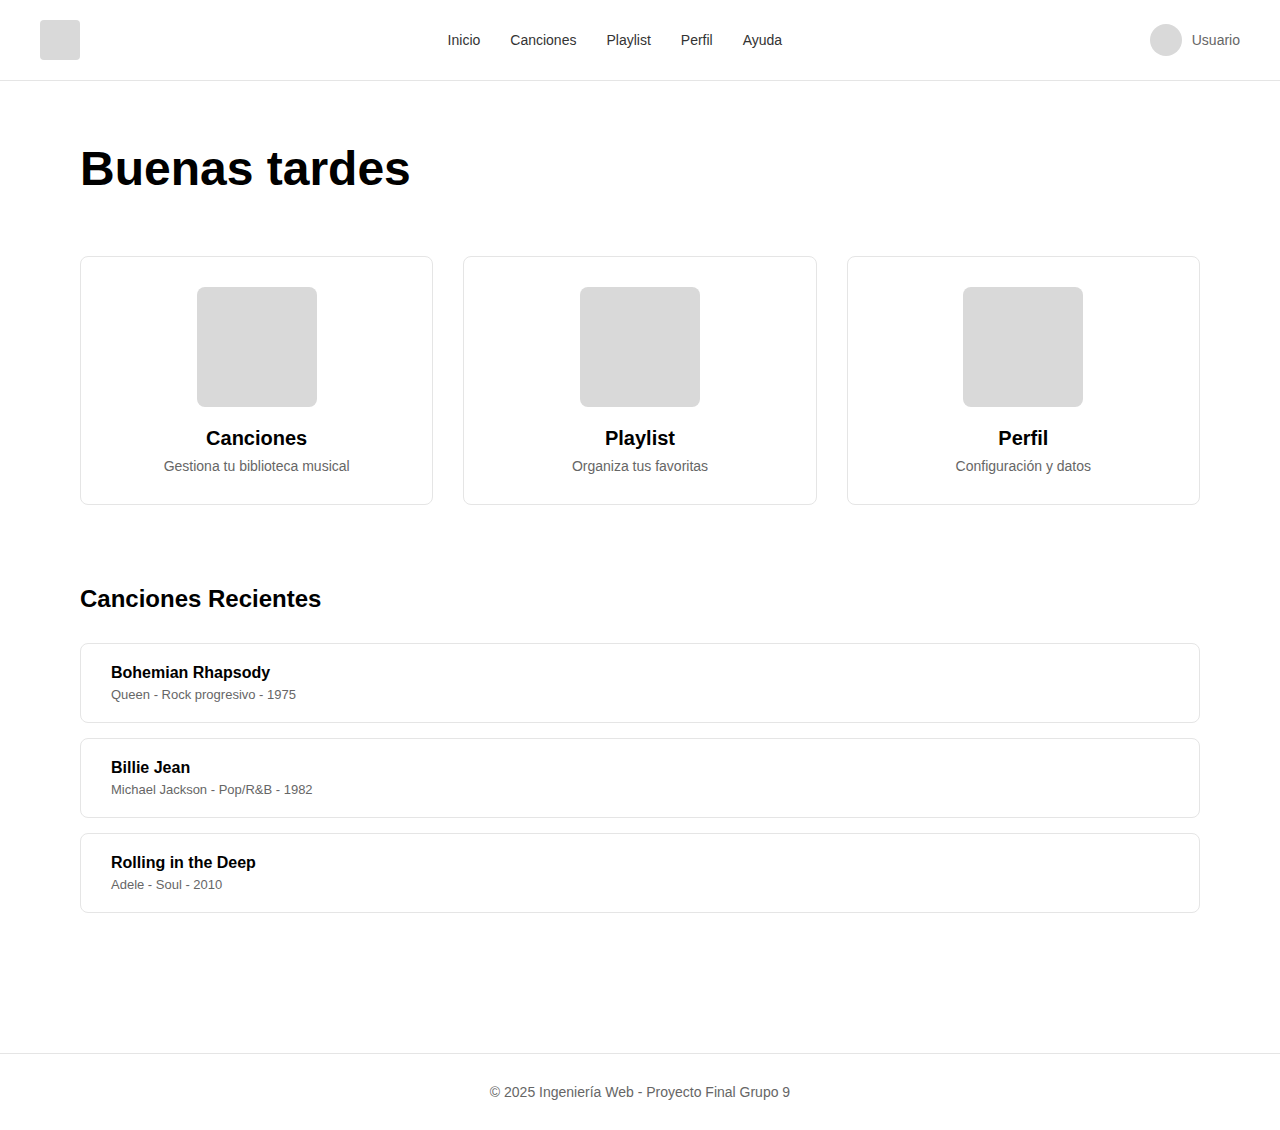
<file: index.html>
<!DOCTYPE html>
<html lang="es">
<head>
    <meta charset="UTF-8">
    <meta name="viewport" content="width=device-width, initial-scale=1.0">
    <title>Inicio</title>
    <link rel="stylesheet" href="styles.css">
</head>
<body>
    <header>
        <div class="logo"></div>
        <nav>
            <a href="#inicio">Inicio</a>
            <a href="#canciones">Canciones</a>
            <a href="#playlist">Playlist</a>
            <a href="#perfil">Perfil</a>
            <a href="#ayuda">Ayuda</a>
        </nav>
        <div class="user-profile">
            <div class="user-avatar"></div>
            <span class="user-name">Usuario</span>
        </div>
    </header>

    <main>
        <h1 class="greeting">Buenas tardes</h1>

        <div class="cards-container">
            <div class="card">
                <div class="card-image"></div>
                <h3 class="card-title">Canciones</h3>
                <p class="card-description">Gestiona tu biblioteca musical</p>
            </div>

            <div class="card">
                <div class="card-image"></div>
                <h3 class="card-title">Playlist</h3>
                <p class="card-description">Organiza tus favoritas</p>
            </div>

            <div class="card">
                <div class="card-image"></div>
                <h3 class="card-title">Perfil</h3>
                <p class="card-description">Configuración y datos</p>
            </div>
        </div>

        <section class="recent-section">
            <h2 class="section-title">Canciones Recientes</h2>
            <div class="song-list">
                <div class="song-item">
                    <div class="song-title">Bohemian Rhapsody</div>
                    <div class="song-info">Queen - Rock progresivo - 1975</div>
                </div>

                <div class="song-item">
                    <div class="song-title">Billie Jean</div>
                    <div class="song-info">Michael Jackson - Pop/R&B - 1982</div>
                </div>

                <div class="song-item">
                    <div class="song-title">Rolling in the Deep</div>
                    <div class="song-info">Adele - Soul - 2010</div>
                </div>
            </div>
        </section>
    </main>

    <footer>
        © 2025 Ingeniería Web - Proyecto Final Grupo 9
    </footer>
</body>
</html>
</file>
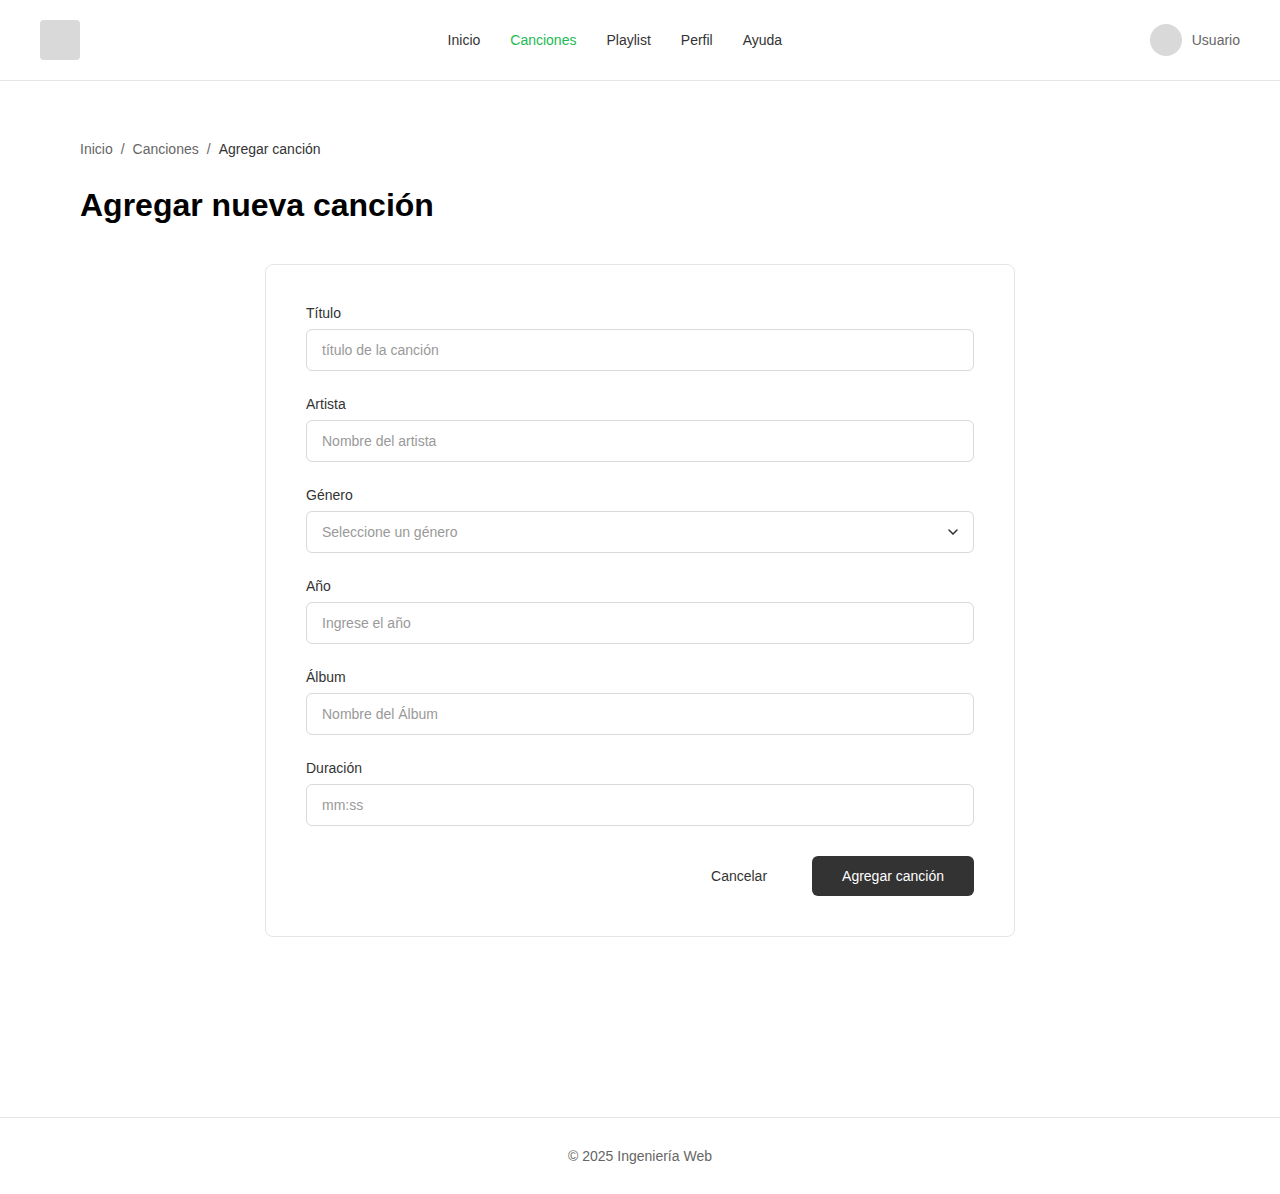
<file: agregar-cancion.html>
<!DOCTYPE html>
<html lang="es">
<head>
    <meta charset="UTF-8">
    <meta name="viewport" content="width=device-width, initial-scale=1.0">
    <title>Agregar nueva canción - App Musical</title>
    <link rel="stylesheet" href="styles.css">
</head>
<body>
    <header>
        <div class="logo"></div>
        <nav>
            <a href="index.html">Inicio</a>
            <a href="canciones.html" class="active">Canciones</a>
            <a href="playlist.html">Playlist</a>
            <a href="perfil.html">Perfil</a>
            <a href="ayuda.html">Ayuda</a>
        </nav>
        <!-- USER DROPDOWN MENU -->
        <div class="user-menu-container">
            <div class="user-profile" onclick="toggleUserMenu()">
                <div class="user-avatar"></div>
                <span class="user-name">Usuario</span>
            </div>

            <div id="userDropdown" class="user-dropdown">
                <a href="perfil.html">Editar Perfil</a>
            </div>
        </div>
    </header>

    <main>
        <!-- Breadcrumb -->
        <nav class="breadcrumb">
            <a href="index.html">Inicio</a>
            <span>/</span>
            <a href="canciones.html">Canciones</a>
            <span>/</span>
            <span class="current">Agregar canción</span>
        </nav>

        <!-- Page Title -->
        <h1 class="page-title">Agregar nueva canción</h1>

        <!-- Form Container -->
        <div class="form-container">
            <form class="song-form">
                <!-- Título -->
                <div class="form-group">
                    <label for="titulo" class="form-label">Título</label>
                    <input type="text" id="titulo" name="titulo" class="form-input" placeholder="título de la canción">
                </div>

                <!-- Artista -->
                <div class="form-group">
                    <label for="artista" class="form-label">Artista</label>
                    <input type="text" id="artista" name="artista" class="form-input" placeholder="Nombre del artista">
                </div>

                <!-- Género -->
                <div class="form-group">
                    <label for="genero" class="form-label">Género</label>
                    <select id="genero" name="genero" class="form-select">
                        <option value="">Seleccione un género</option>
                        <option value="rock">Rock</option>
                        <option value="pop">Pop</option>
                        <option value="jazz">Jazz</option>
                        <option value="reggaeton">Reggaeton</option>
                        <option value="electronica">Electrónica</option>
                    </select>
                </div>

                <!-- Año -->
                <div class="form-group">
                    <label for="ano" class="form-label">Año</label>
                    <input type="text" id="ano" name="ano" class="form-input" placeholder="Ingrese el año">
                </div>

                <!-- Álbum -->
                <div class="form-group">
                    <label for="album" class="form-label">Álbum</label>
                    <input type="text" id="album" name="album" class="form-input" placeholder="Nombre del Álbum">
                </div>

                <!-- Duración -->
                <div class="form-group">
                    <label for="duracion" class="form-label">Duración</label>
                    <input type="text" id="duracion" name="duracion" class="form-input" placeholder="mm:ss">
                </div>

                <!-- Form Actions -->
                <div class="form-actions">
                    <button type="button" class="btn-cancel" onclick="window.location.href='canciones.html'">Cancelar</button>
                    <button type="submit" class="btn-submit">Agregar canción</button>
                </div>
            </form>
        </div>
    </main>

    <footer>
        © 2025 Ingeniería Web
    </footer>
    
    <!-- USER DROPDOWN SCRIPT -->
    <script>
        function toggleUserMenu() {
            const menu = document.getElementById("userDropdown");
            menu.style.display = menu.style.display === "flex" ? "none" : "flex";
        }

        document.addEventListener("click", function(event) {
            const userMenu = document.querySelector(".user-menu-container");
            const dropdown = document.getElementById("userDropdown");

            if (!userMenu.contains(event.target)) {
                dropdown.style.display = "none";
            }
        });
    </script>

</body>
</html>
</file>
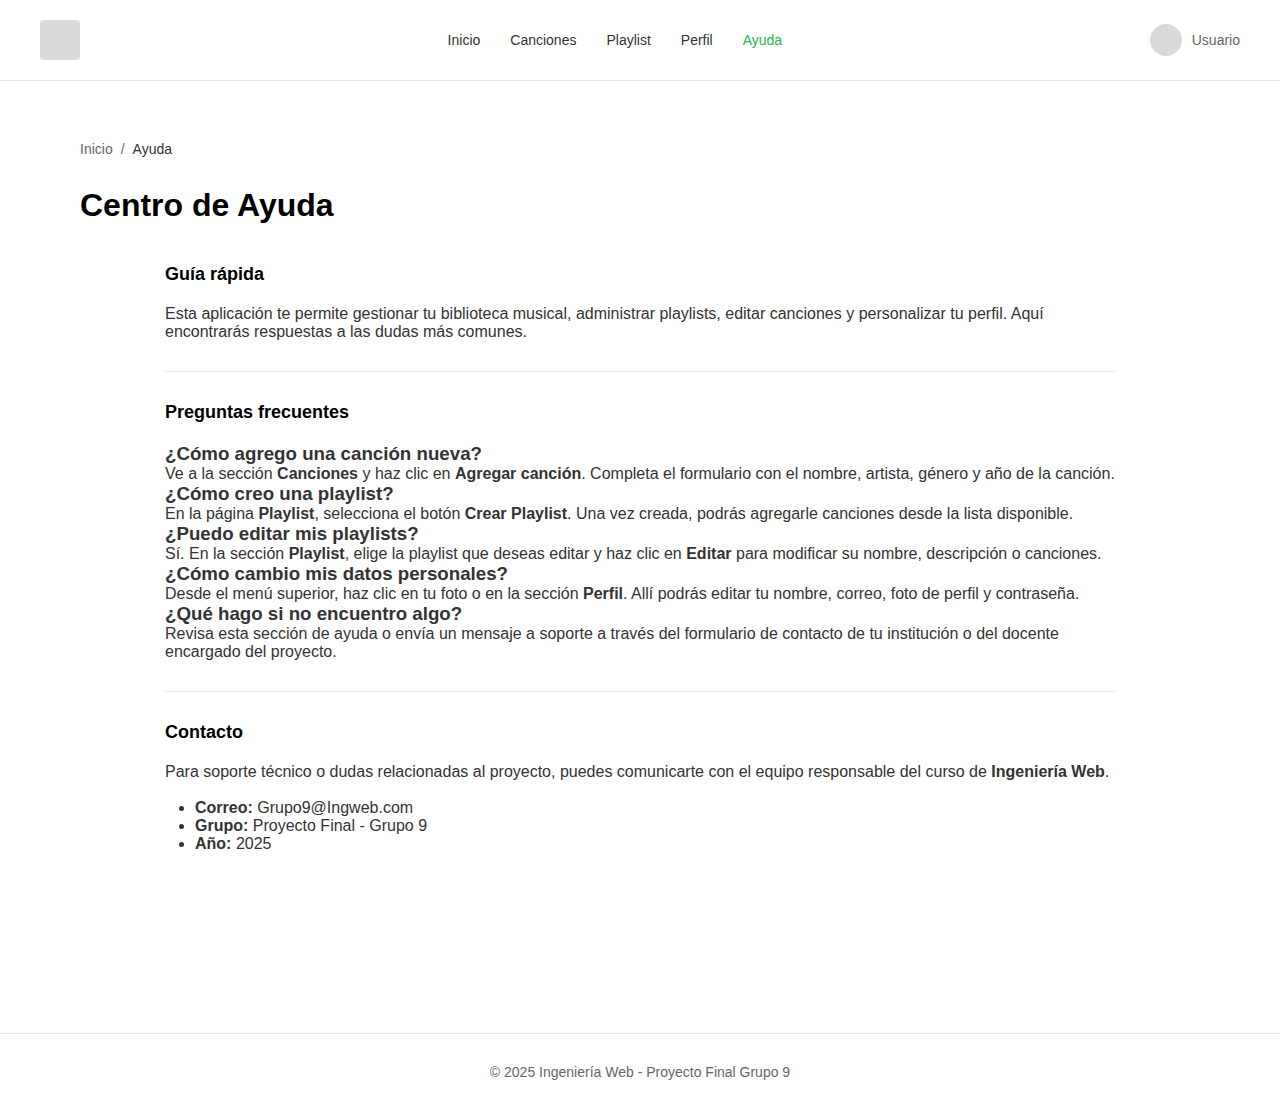
<file: ayuda.html>
<!DOCTYPE html>
<html lang="es">
<head>
    <meta charset="UTF-8">
    <meta name="viewport" content="width=device-width, initial-scale=1.0">
    <title>Ayuda - App Musical</title>
    <link rel="stylesheet" href="styles.css">
</head>
<body>
    <header>
        <div class="logo"></div>

        <nav>
            <a href="index.html">Inicio</a>
            <a href="canciones.html">Canciones</a>
            <a href="playlist.html">Playlist</a>
            <a href="perfil.html">Perfil</a>
            <a href="ayuda.html" class="active">Ayuda</a>
        </nav>

        <!-- USER DROPDOWN MENU -->
        <div class="user-menu-container">
            <div class="user-profile" onclick="toggleUserMenu()">
                <div class="user-avatar"></div>
                <span class="user-name">Usuario</span>
            </div>

            <div id="userDropdown" class="user-dropdown">
                <a href="perfil.html">Editar Perfil</a>
            </div>
        </div>
    </header>

    <main>
        <!-- Breadcrumb -->
        <nav class="breadcrumb">
            <a href="index.html">Inicio</a>
            <span>/</span>
            <span class="current">Ayuda</span>
        </nav>

        <!-- Page Title -->
        <h1 class="page-title">Centro de Ayuda</h1>

        <div class="form-container-wide">
            <section class="help-section">
                <h2 class="section-subtitle">Guía rápida</h2>
                <p>
                    Esta aplicación te permite gestionar tu biblioteca musical, administrar playlists,
                    editar canciones y personalizar tu perfil. Aquí encontrarás respuestas a las dudas
                    más comunes.
                </p>
            </section>

            <hr class="form-separator">

            <section class="help-section">
                <h2 class="section-subtitle">Preguntas frecuentes</h2>

                <div class="faq-item">
                    <h3 class="faq-title">¿Cómo agrego una canción nueva?</h3>
                    <p class="faq-text">
                        Ve a la sección <strong>Canciones</strong> y haz clic en <strong>Agregar canción</strong>.
                        Completa el formulario con el nombre, artista, género y año de la canción.
                    </p>
                </div>

                <div class="faq-item">
                    <h3 class="faq-title">¿Cómo creo una playlist?</h3>
                    <p class="faq-text">
                        En la página <strong>Playlist</strong>, selecciona el botón <strong>Crear Playlist</strong>.
                        Una vez creada, podrás agregarle canciones desde la lista disponible.
                    </p>
                </div>

                <div class="faq-item">
                    <h3 class="faq-title">¿Puedo editar mis playlists?</h3>
                    <p class="faq-text">
                        Sí. En la sección <strong>Playlist</strong>, elige la playlist que deseas editar y haz clic en
                        <strong>Editar</strong> para modificar su nombre, descripción o canciones.
                    </p>
                </div>

                <div class="faq-item">
                    <h3 class="faq-title">¿Cómo cambio mis datos personales?</h3>
                    <p class="faq-text">
                        Desde el menú superior, haz clic en tu foto o en la sección <strong>Perfil</strong>.
                        Allí podrás editar tu nombre, correo, foto de perfil y contraseña.
                    </p>
                </div>

                <div class="faq-item">
                    <h3 class="faq-title">¿Qué hago si no encuentro algo?</h3>
                    <p class="faq-text">
                        Revisa esta sección de ayuda o envía un mensaje a soporte a través del formulario de contacto
                        de tu institución o del docente encargado del proyecto.
                    </p>
                </div>
            </section>

            <hr class="form-separator">

            <section class="help-section">
                <h2 class="section-subtitle">Contacto</h2>
                <p class="faq-text">
                    Para soporte técnico o dudas relacionadas al proyecto, puedes comunicarte con el 
                    equipo responsable del curso de <strong>Ingeniería Web</strong>.
                </p>
                <br>    
                <ul class="contact-list">
                    <li><strong>Correo:</strong> Grupo9@Ingweb.com</li>
                    <li><strong>Grupo:</strong> Proyecto Final - Grupo 9</li>
                    <li><strong>Año:</strong> 2025</li>
                </ul>
            </section>
        </div>
    </main>

    <footer>
        © 2025 Ingeniería Web - Proyecto Final Grupo 9
    </footer>

    <!-- USER DROPDOWN SCRIPT -->
    <script>
        function toggleUserMenu() {
            const menu = document.getElementById("userDropdown");
            menu.style.display = menu.style.display === "flex" ? "none" : "flex";
        }

        document.addEventListener("click", function(event) {
            const userMenu = document.querySelector(".user-menu-container");
            const dropdown = document.getElementById("userDropdown");

            if (!userMenu.contains(event.target)) {
                dropdown.style.display = "none";
            }
        });
    </script>

</body>
</html>
</file>
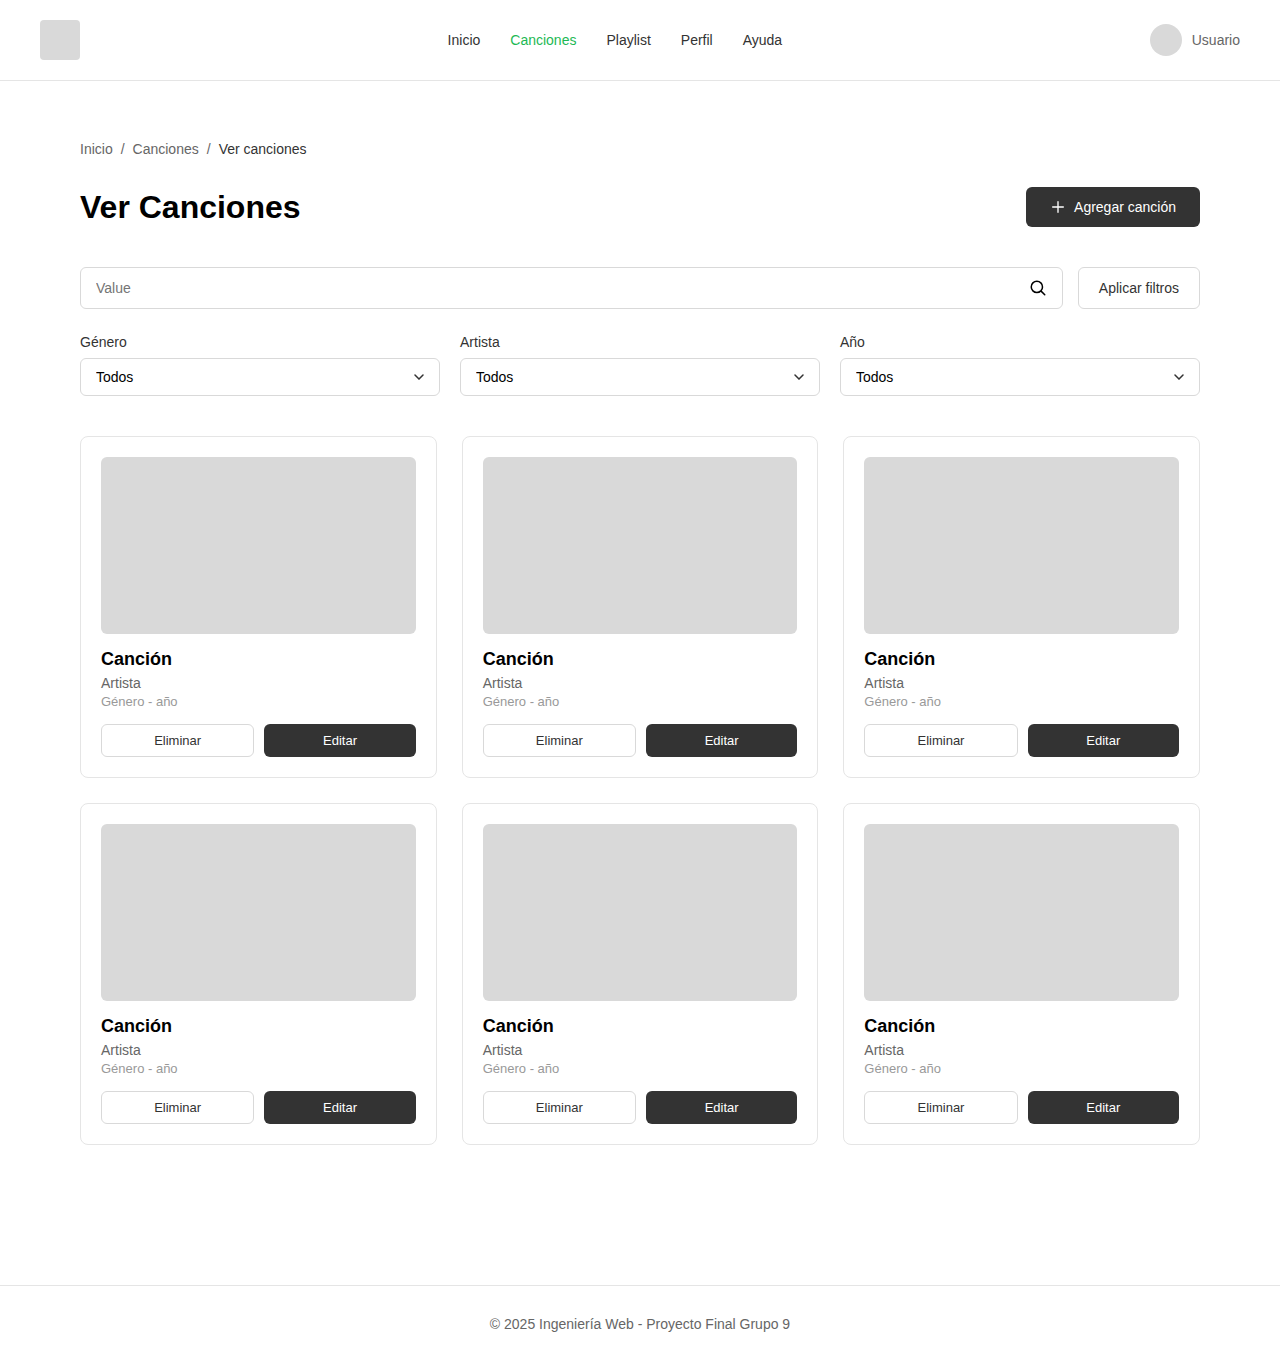
<file: canciones.html>
<!DOCTYPE html>
<html lang="es">
<head>
    <meta charset="UTF-8">
    <meta name="viewport" content="width=device-width, initial-scale=1.0">
    <title>Ver Canciones - App Musical</title>
    <link rel="stylesheet" href="styles.css">
</head>
<body>
    <header>
        <div class="logo"></div>
        <nav>
            <a href="index.html">Inicio</a>
            <a href="canciones.html" class="active">Canciones</a>
            <a href="playlist.html">Playlist</a>
            <a href="perfil.html">Perfil</a>
            <a href="ayuda.html">Ayuda</a>
        </nav>
        <div class="user-profile">
            <div class="user-avatar"></div>
            <span class="user-name">Usuario</span>
        </div>
    </header>

    <main>
        <!-- Breadcrumb -->
        <nav class="breadcrumb">
            <a href="index.html">Inicio</a>
            <span>/</span>
            <a href="canciones.html">Canciones</a>
            <span>/</span>
            <span class="current">Ver canciones</span>
        </nav>

        <!-- Page Header -->
        <div class="page-header">
            <h1 class="page-title">Ver Canciones</h1>
            <button class="btn-primary" onclick="window.location.href='agregar-cancion.html'">
                <img src="icons/plus.svg" alt="Agregar" class="icon">
                Agregar canción
            </button>
        </div>

        <!-- Search and Filters -->
        <div class="search-filters">
            <div class="search-bar">
                <input type="text" placeholder="Value" class="search-input">
                <button class="search-icon">
                    <img src="icons/search.svg" alt="Buscar" class="icon">
                </button>
            </div>
            <button class="btn-secondary">Aplicar filtros</button>
        </div>

        <!-- Filter Dropdowns -->
        <div class="filters-row">
            <div class="filter-group">
                <label>Género</label>
                <select class="filter-select">
                    <option>Todos</option>
                    <option>Rock</option>
                    <option>Pop</option>
                    <option>Jazz</option>
                </select>
            </div>

            <div class="filter-group">
                <label>Artista</label>
                <select class="filter-select">
                    <option>Todos</option>
                    <option>Artista 1</option>
                    <option>Artista 2</option>
                </select>
            </div>

            <div class="filter-group">
                <label>Año</label>
                <select class="filter-select">
                    <option>Todos</option>
                    <option>2024</option>
                    <option>2023</option>
                    <option>2022</option>
                </select>
            </div>
        </div>

        <!-- Songs Grid -->
        <div class="songs-grid">
            <div class="song-card">
                <div class="song-card-image"></div>
                <h3 class="song-card-title">Canción</h3>
                <p class="song-card-artist">Artista</p>
                <p class="song-card-info">Género - año</p>
                <div class="song-card-actions">
                    <button class="btn-outline" onclick="openDeleteModal()">Eliminar</button>
                    <button class="btn-dark" onclick="window.location.href='editar-cancion.html'">Editar</button>
                </div>
            </div>

            <div class="song-card">
                <div class="song-card-image"></div>
                <h3 class="song-card-title">Canción</h3>
                <p class="song-card-artist">Artista</p>
                <p class="song-card-info">Género - año</p>
                <div class="song-card-actions">
                    <button class="btn-outline">Eliminar</button>
                    <button class="btn-dark">Editar</button>
                </div>
            </div>

            <div class="song-card">
                <div class="song-card-image"></div>
                <h3 class="song-card-title">Canción</h3>
                <p class="song-card-artist">Artista</p>
                <p class="song-card-info">Género - año</p>
                <div class="song-card-actions">
                    <button class="btn-outline">Eliminar</button>
                    <button class="btn-dark">Editar</button>
                </div>
            </div>

            <div class="song-card">
                <div class="song-card-image"></div>
                <h3 class="song-card-title">Canción</h3>
                <p class="song-card-artist">Artista</p>
                <p class="song-card-info">Género - año</p>
                <div class="song-card-actions">
                    <button class="btn-outline">Eliminar</button>
                    <button class="btn-dark">Editar</button>
                </div>
            </div>

            <div class="song-card">
                <div class="song-card-image"></div>
                <h3 class="song-card-title">Canción</h3>
                <p class="song-card-artist">Artista</p>
                <p class="song-card-info">Género - año</p>
                <div class="song-card-actions">
                    <button class="btn-outline">Eliminar</button>
                    <button class="btn-dark">Editar</button>
                </div>
            </div>

            <div class="song-card">
                <div class="song-card-image"></div>
                <h3 class="song-card-title">Canción</h3>
                <p class="song-card-artist">Artista</p>
                <p class="song-card-info">Género - año</p>
                <div class="song-card-actions">
                    <button class="btn-outline">Eliminar</button>
                    <button class="btn-dark">Editar</button>
                </div>
            </div>
        </div>
    </main>

    <footer>
        © 2025 Ingeniería Web - Proyecto Final Grupo 9
    </footer>

    <!-- Modal de Confirmación de Eliminación -->
    <div id="deleteModal" class="modal">
        <div class="modal-content">
            <button class="modal-close" onclick="closeDeleteModal()">
                <svg width="24" height="24" viewBox="0 0 24 24" fill="none" xmlns="http://www.w3.org/2000/svg">
                    <path d="M18 6L6 18M6 6L18 18" stroke="currentColor" stroke-width="2" stroke-linecap="round"/>
                </svg>
            </button>
            
            <h2 class="modal-title">Confirmar Eliminación</h2>
            <p class="modal-text">¿Está seguro que desea eliminar la canción?</p>
            <p class="modal-warning">Esta acción no se puede deshacer.</p>
            
            <div class="modal-actions">
                <button class="btn-danger" onclick="confirmDelete()">Eliminar</button>
                <button class="btn-cancel-modal" onclick="closeDeleteModal()">Cancelar</button>
            </div>
        </div>
    </div>

    <script>
        function openDeleteModal() {
            document.getElementById('deleteModal').style.display = 'flex';
        }

        function closeDeleteModal() {
            document.getElementById('deleteModal').style.display = 'none';
        }

        function confirmDelete() {
            // Aquí iría la lógica para eliminar la canción
            alert('Canción eliminada');
            closeDeleteModal();
        }

        // Cerrar modal al hacer clic fuera de él
        window.onclick = function(event) {
            const modal = document.getElementById('deleteModal');
            if (event.target === modal) {
                closeDeleteModal();
            }
        }
    </script>
</body>
</html>
</file>
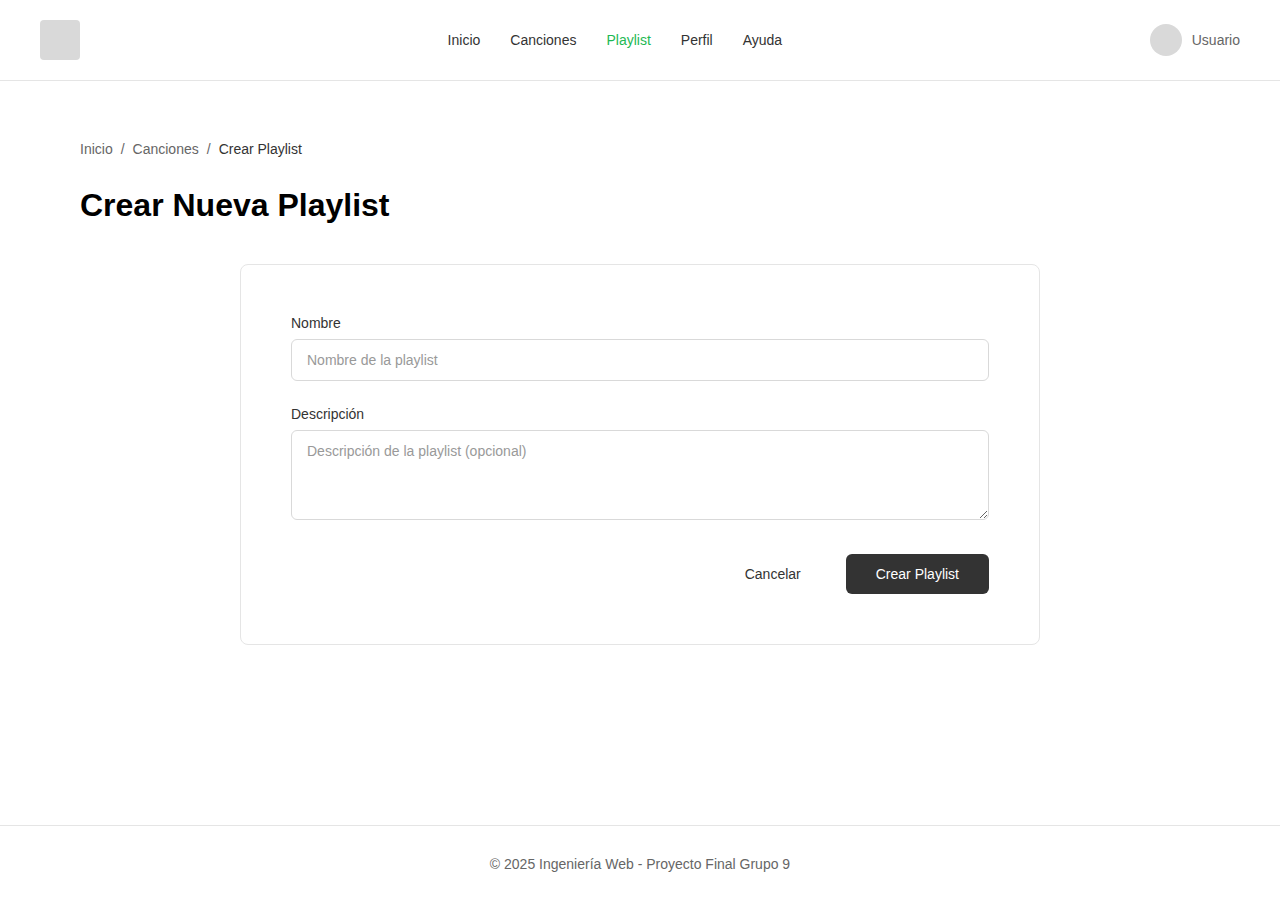
<file: crear-playlist.html>
<!DOCTYPE html>
<html lang="es">
<head>
    <meta charset="UTF-8">
    <meta name="viewport" content="width=device-width, initial-scale=1.0">
    <title>Crear Nueva Playlist - App Musical</title>
    <link rel="stylesheet" href="styles.css">
</head>
<body>
    <header>
        <div class="logo"></div>
        <nav>
            <a href="index.html">Inicio</a>
            <a href="canciones.html">Canciones</a>
            <a href="playlist.html" class="active">Playlist</a>
            <a href="perfil.html">Perfil</a>
            <a href="ayuda.html">Ayuda</a>
        </nav>
        <!-- USER DROPDOWN MENU -->
        <div class="user-menu-container">
            <div class="user-profile" onclick="toggleUserMenu()">
                <div class="user-avatar"></div>
                <span class="user-name">Usuario</span>
            </div>

            <div id="userDropdown" class="user-dropdown">
                <a href="perfil.html">Editar Perfil</a>
            </div>
        </div>
    </header>

    <main>
        <!-- Breadcrumb -->
        <nav class="breadcrumb">
            <a href="index.html">Inicio</a>
            <span>/</span>
            <a href="canciones.html">Canciones</a>
            <span>/</span>
            <span class="current">Crear Playlist</span>
        </nav>

        <!-- Page Title -->
        <h1 class="page-title">Crear Nueva Playlist</h1>

        <!-- Form Container -->
        <div class="form-container-center">
            <form class="playlist-form">
                <!-- Nombre -->
                <div class="form-group">
                    <label for="nombre" class="form-label">Nombre</label>
                    <input type="text" id="nombre" name="nombre" class="form-input" placeholder="Nombre de la playlist">
                </div>

                <!-- Descripción -->
                <div class="form-group">
                    <label for="descripcion" class="form-label">Descripción</label>
                    <textarea id="descripcion" name="descripcion" class="form-textarea" rows="4" placeholder="Descripción de la playlist (opcional)"></textarea>
                </div>

                <!-- Form Actions -->
                <div class="form-actions">
                    <button type="button" class="btn-cancel" onclick="window.location.href='playlist.html'">Cancelar</button>
                    <button type="submit" class="btn-submit">Crear Playlist</button>
                </div>
            </form>
        </div>
    </main>

    <footer>
        © 2025 Ingeniería Web - Proyecto Final Grupo 9
    </footer>
    
    <!-- USER DROPDOWN SCRIPT -->
    <script>
        function toggleUserMenu() {
            const menu = document.getElementById("userDropdown");
            menu.style.display = menu.style.display === "flex" ? "none" : "flex";
        }

        document.addEventListener("click", function(event) {
            const userMenu = document.querySelector(".user-menu-container");
            const dropdown = document.getElementById("userDropdown");

            if (!userMenu.contains(event.target)) {
                dropdown.style.display = "none";
            }
        });
    </script>

</body>
</html>
</file>
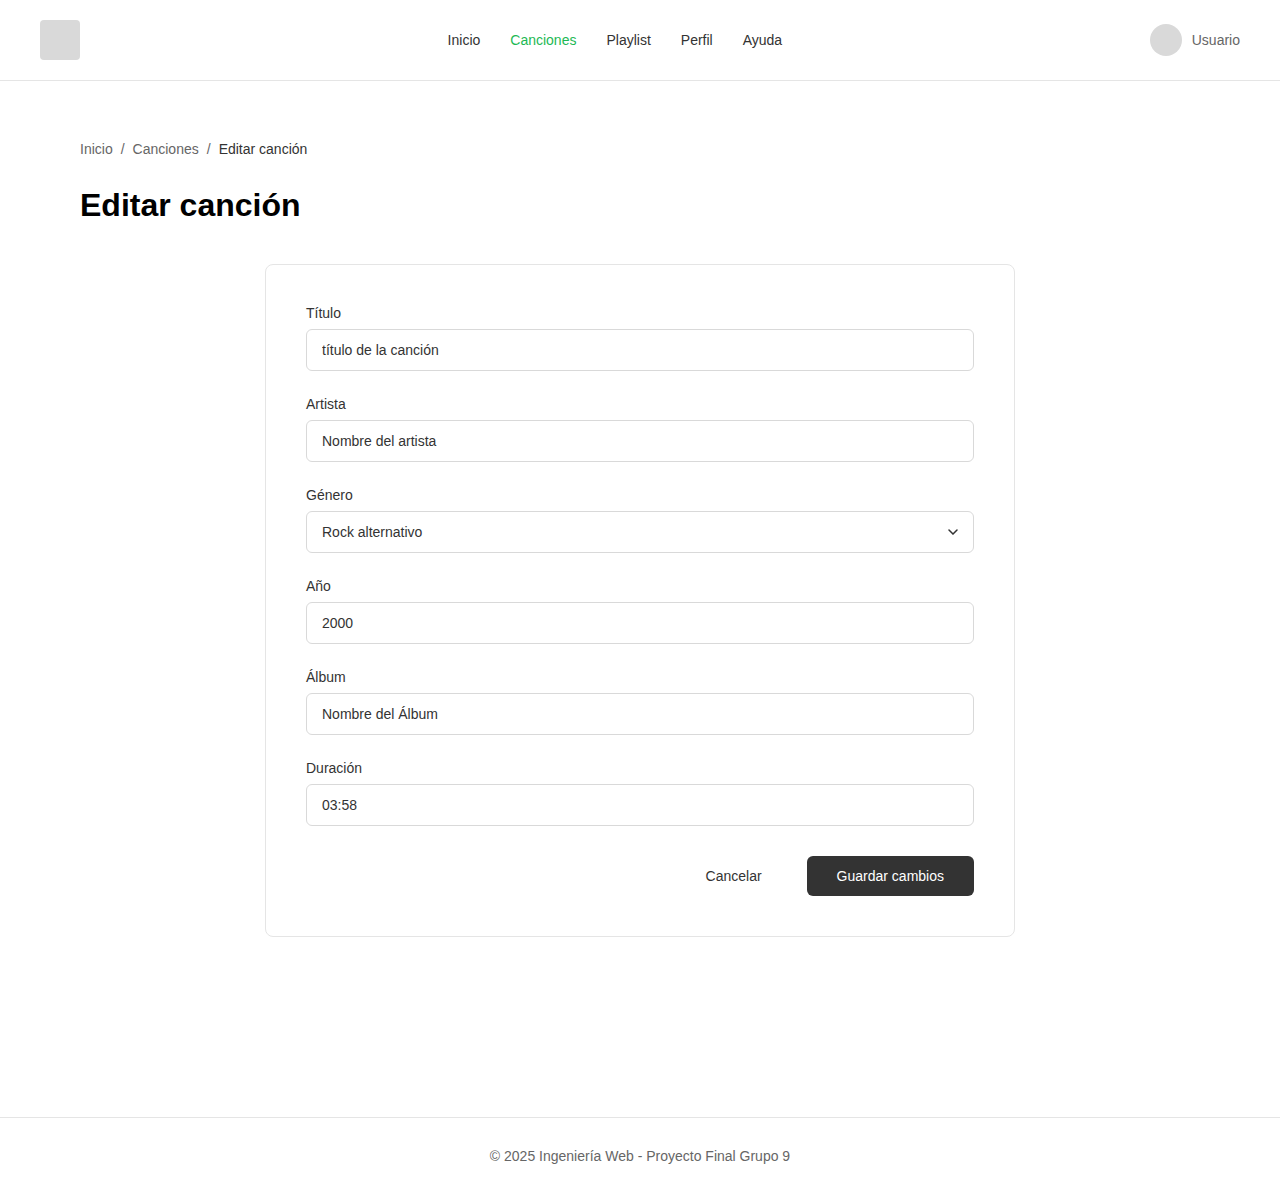
<file: editar-cancion.html>
<!DOCTYPE html>
<html lang="es">
<head>
    <meta charset="UTF-8">
    <meta name="viewport" content="width=device-width, initial-scale=1.0">
    <title>Editar canción - App Musical</title>
    <link rel="stylesheet" href="styles.css">
</head>
<body>
    <header>
        <div class="logo"></div>
        <nav>
            <a href="index.html">Inicio</a>
            <a href="canciones.html" class="active">Canciones</a>
            <a href="playlist.html">Playlist</a>
            <a href="perfil.html">Perfil</a>
            <a href="ayuda.html">Ayuda</a>
        </nav>
        <div class="user-profile">
            <div class="user-avatar"></div>
            <span class="user-name">Usuario</span>
        </div>
    </header>

    <main>
        <!-- Breadcrumb -->
        <nav class="breadcrumb">
            <a href="index.html">Inicio</a>
            <span>/</span>
            <a href="canciones.html">Canciones</a>
            <span>/</span>
            <span class="current">Editar canción</span>
        </nav>

        <!-- Page Title -->
        <h1 class="page-title">Editar canción</h1>

        <!-- Form Container -->
        <div class="form-container">
            <form class="song-form">
                <!-- Título -->
                <div class="form-group">
                    <label for="titulo" class="form-label">Título</label>
                    <input type="text" id="titulo" name="titulo" class="form-input" value="título de la canción">
                </div>

                <!-- Artista -->
                <div class="form-group">
                    <label for="artista" class="form-label">Artista</label>
                    <input type="text" id="artista" name="artista" class="form-input" value="Nombre del artista">
                </div>

                <!-- Género -->
                <div class="form-group">
                    <label for="genero" class="form-label">Género</label>
                    <select id="genero" name="genero" class="form-select form-select-filled">
                        <option value="">Seleccione un género</option>
                        <option value="rock-alternativo" selected>Rock alternativo</option>
                        <option value="rock">Rock</option>
                        <option value="pop">Pop</option>
                        <option value="jazz">Jazz</option>
                        <option value="reggaeton">Reggaeton</option>
                        <option value="electronica">Electrónica</option>
                    </select>
                </div>

                <!-- Año -->
                <div class="form-group">
                    <label for="ano" class="form-label">Año</label>
                    <input type="text" id="ano" name="ano" class="form-input" value="2000">
                </div>

                <!-- Álbum -->
                <div class="form-group">
                    <label for="album" class="form-label">Álbum</label>
                    <input type="text" id="album" name="album" class="form-input" value="Nombre del Álbum">
                </div>

                <!-- Duración -->
                <div class="form-group">
                    <label for="duracion" class="form-label">Duración</label>
                    <input type="text" id="duracion" name="duracion" class="form-input" value="03:58">
                </div>

                <!-- Form Actions -->
                <div class="form-actions">
                    <button type="button" class="btn-cancel" onclick="window.location.href='canciones.html'">Cancelar</button>
                    <button type="submit" class="btn-submit">Guardar cambios</button>
                </div>
            </form>
        </div>
    </main>

    <footer>
        © 2025 Ingeniería Web - Proyecto Final Grupo 9
    </footer>
</body>
</html>
</file>
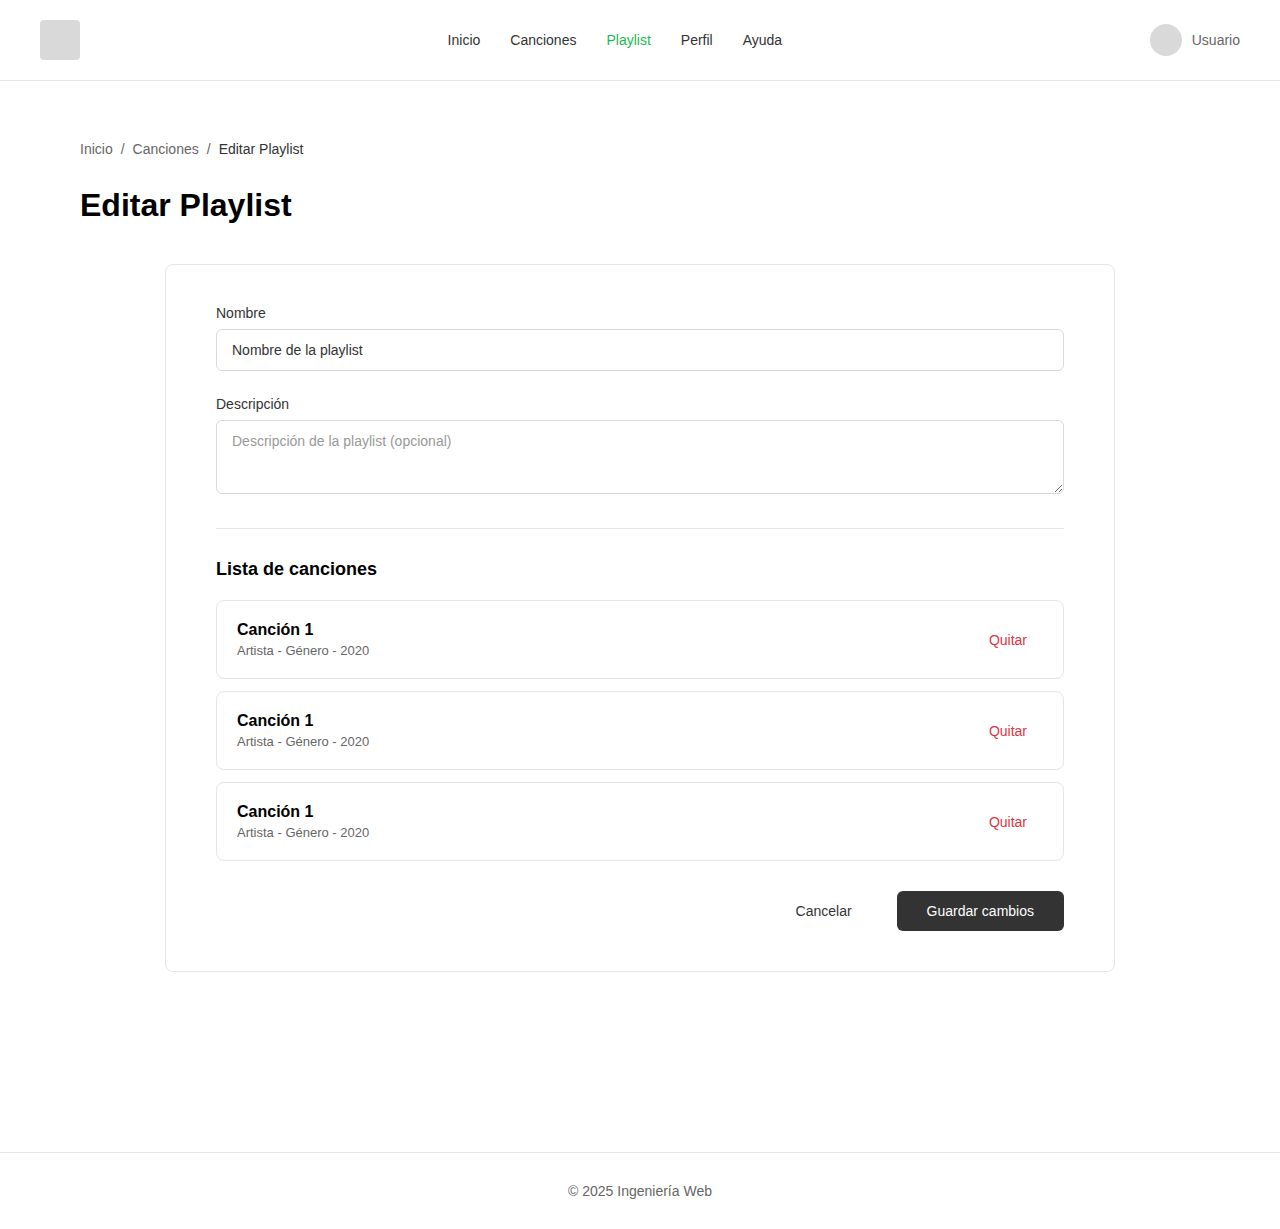
<file: editar-playlist.html>
<!DOCTYPE html>
<html lang="es">
<head>
    <meta charset="UTF-8">
    <meta name="viewport" content="width=device-width, initial-scale=1.0">
    <title>Editar Playlist - App Musical</title>
    <link rel="stylesheet" href="styles.css">
</head>
<body>
    <header>
        <div class="logo"></div>
        <nav>
            <a href="index.html">Inicio</a>
            <a href="canciones.html">Canciones</a>
            <a href="playlist.html" class="active">Playlist</a>
            <a href="perfil.html">Perfil</a>
            <a href="ayuda.html">Ayuda</a>
        </nav>
        <div class="user-profile">
            <div class="user-avatar"></div>
            <span class="user-name">Usuario</span>
        </div>
    </header>

    <main>
        <!-- Breadcrumb -->
        <nav class="breadcrumb">
            <a href="index.html">Inicio</a>
            <span>/</span>
            <a href="canciones.html">Canciones</a>
            <span>/</span>
            <span class="current">Editar Playlist</span>
        </nav>

        <!-- Page Title -->
        <h1 class="page-title">Editar Playlist</h1>

        <!-- Form Container -->
        <div class="form-container-wide">
            <form class="edit-playlist-form">
                <!-- Nombre -->
                <div class="form-group">
                    <label for="nombre" class="form-label">Nombre</label>
                    <input type="text" id="nombre" name="nombre" class="form-input" value="Nombre de la playlist">
                </div>

                <!-- Descripción -->
                <div class="form-group">
                    <label for="descripcion" class="form-label">Descripción</label>
                    <textarea id="descripcion" name="descripcion" class="form-textarea" rows="3" placeholder="Descripción de la playlist (opcional)"></textarea>
                </div>

                <!-- Separator -->
                <hr class="form-separator">

                <!-- Lista de canciones -->
                <div class="songs-list-section">
                    <h3 class="section-subtitle">Lista de canciones</h3>
                    
                    <div class="playlist-songs-list">
                        <div class="playlist-song-item">
                            <div class="playlist-song-info">
                                <h4 class="playlist-song-title">Canción 1</h4>
                                <p class="playlist-song-details">Artista - Género - 2020</p>
                            </div>
                            <button type="button" class="btn-remove" onclick="removeSong(this)">Quitar</button>
                        </div>

                        <div class="playlist-song-item">
                            <div class="playlist-song-info">
                                <h4 class="playlist-song-title">Canción 1</h4>
                                <p class="playlist-song-details">Artista - Género - 2020</p>
                            </div>
                            <button type="button" class="btn-remove" onclick="removeSong(this)">Quitar</button>
                        </div>

                        <div class="playlist-song-item">
                            <div class="playlist-song-info">
                                <h4 class="playlist-song-title">Canción 1</h4>
                                <p class="playlist-song-details">Artista - Género - 2020</p>
                            </div>
                            <button type="button" class="btn-remove" onclick="removeSong(this)">Quitar</button>
                        </div>
                    </div>
                </div>

                <!-- Form Actions -->
                <div class="form-actions">
                    <button type="button" class="btn-cancel" onclick="window.location.href='playlist.html'">Cancelar</button>
                    <button type="submit" class="btn-submit">Guardar cambios</button>
                </div>
            </form>
        </div>
    </main>

    <footer>
        © 2025 Ingeniería Web
    </footer>

    <script>
        function removeSong(button) {
            // Eliminar el item de la canción
            const songItem = button.closest('.playlist-song-item');
            songItem.remove();
        }
    </script>
</body>
</html>
</file>
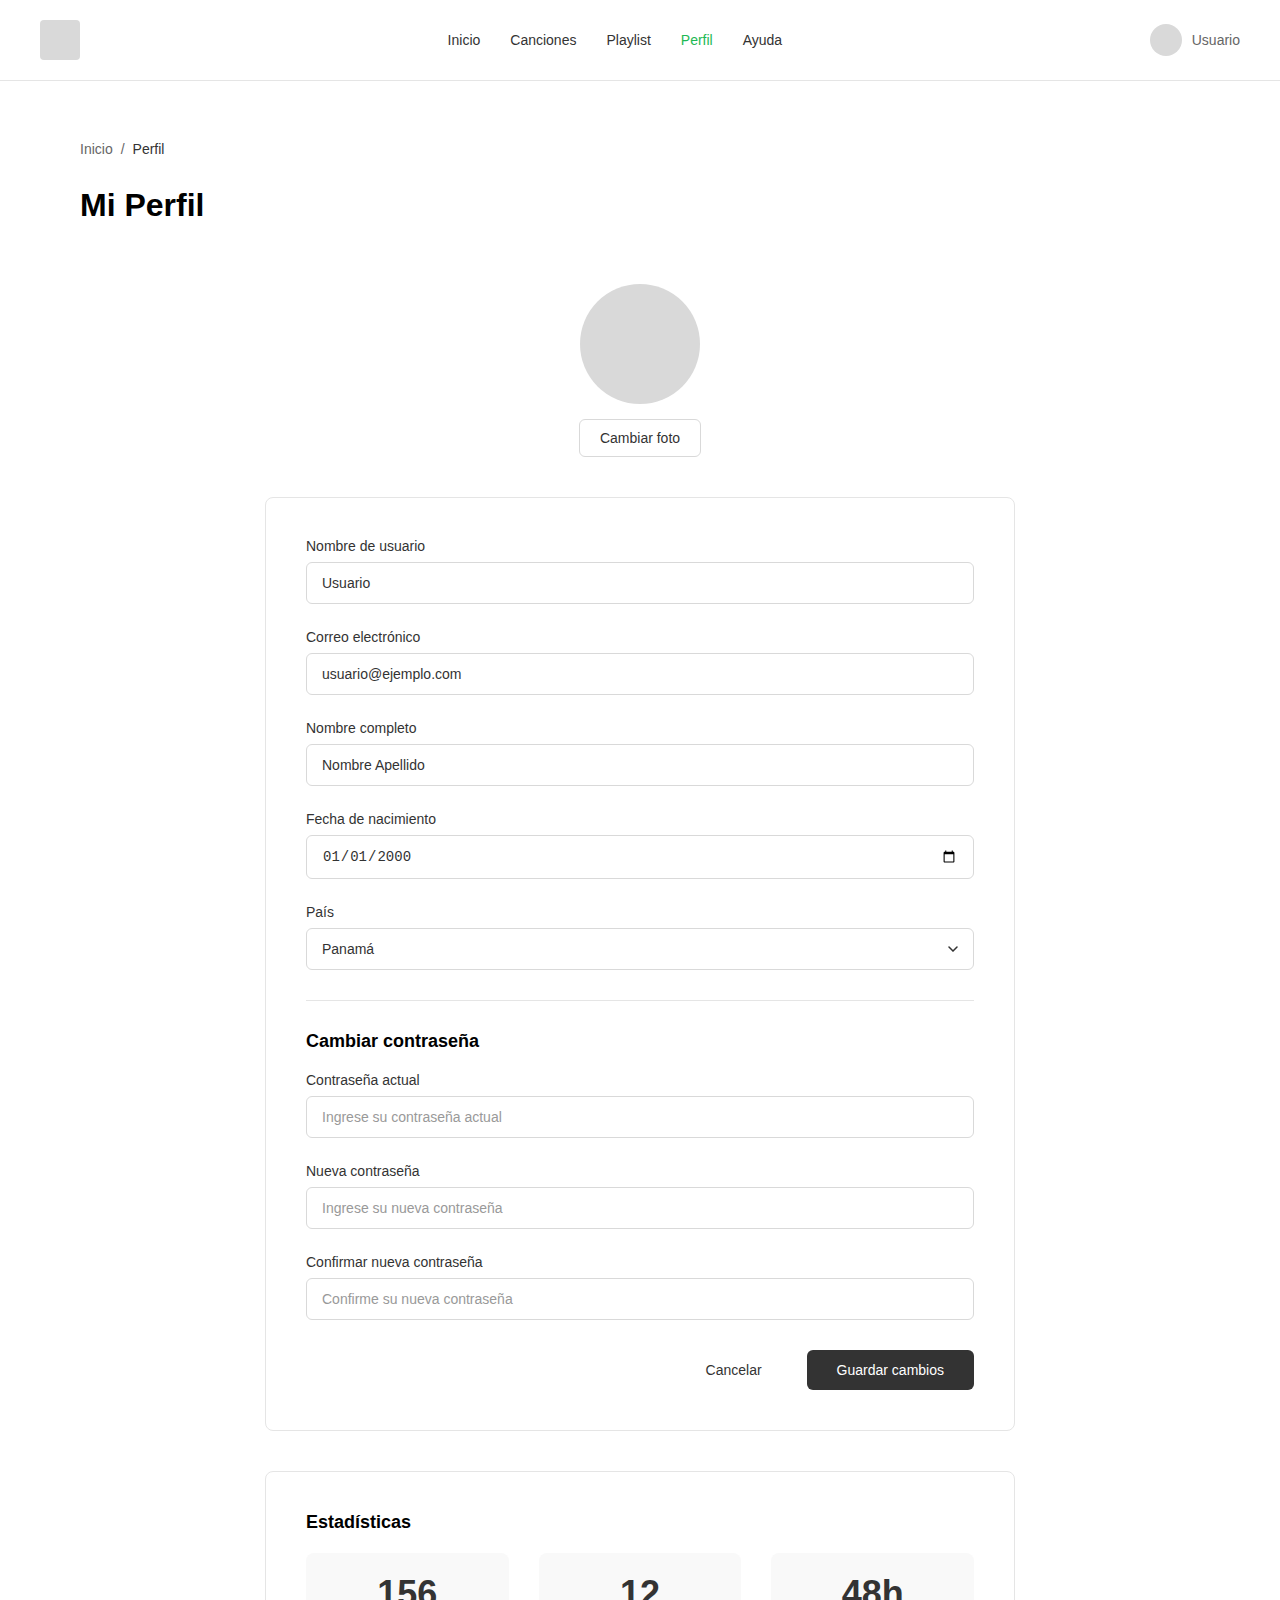
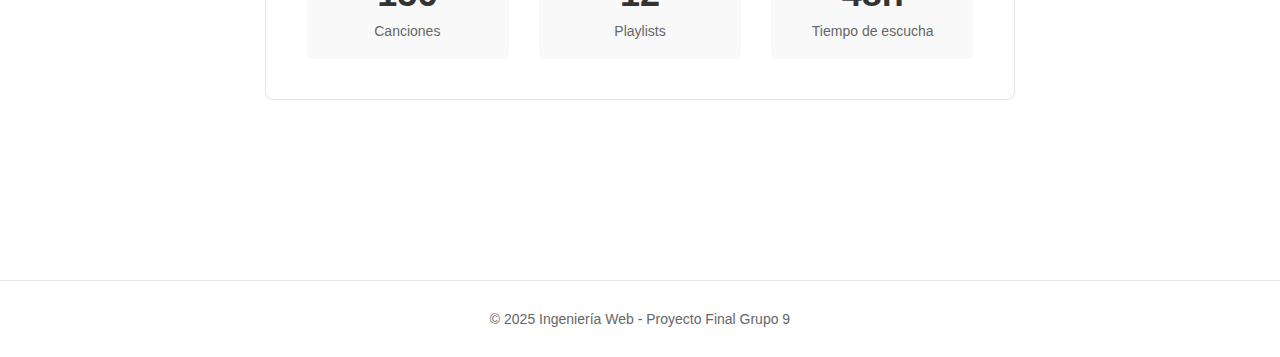
<file: perfil.html>
<!DOCTYPE html>
<html lang="es">
<head>
    <meta charset="UTF-8">
    <meta name="viewport" content="width=device-width, initial-scale=1.0">
    <title>Mi Perfil - App Musical</title>
    <link rel="stylesheet" href="styles.css">
</head>
<body>
    <header>
        <div class="logo"></div>
        <nav>
            <a href="index.html">Inicio</a>
            <a href="canciones.html">Canciones</a>
            <a href="playlist.html">Playlist</a>
            <a href="perfil.html" class="active">Perfil</a>
            <a href="ayuda.html">Ayuda</a>
        </nav>
        <!-- USER DROPDOWN MENU -->
        <div class="user-menu-container">
            <div class="user-profile" onclick="toggleUserMenu()">
                <div class="user-avatar"></div>
                <span class="user-name">Usuario</span>
            </div>

            <div id="userDropdown" class="user-dropdown">
                <a href="perfil.html">Editar Perfil</a>
            </div>
        </div>
    </header>

    <main>
        <!-- Breadcrumb -->
        <nav class="breadcrumb">
            <a href="index.html">Inicio</a>
            <span>/</span>
            <span class="current">Perfil</span>
        </nav>

        <!-- Page Title -->
        <h1 class="page-title">Mi Perfil</h1>

        <!-- Profile Container -->
        <div class="form-container">
            <!-- Profile Header -->
            <div class="profile-header">
                <div class="profile-avatar-large"></div>
                <button class="btn-secondary" style="margin-top: 15px;">Cambiar foto</button>
            </div>

            <!-- Profile Form -->
            <form class="profile-form">
                <!-- Nombre de usuario -->
                <div class="form-group">
                    <label for="username" class="form-label">Nombre de usuario</label>
                    <input type="text" id="username" name="username" class="form-input" value="Usuario">
                </div>

                <!-- Correo electrónico -->
                <div class="form-group">
                    <label for="email" class="form-label">Correo electrónico</label>
                    <input type="email" id="email" name="email" class="form-input" value="usuario@ejemplo.com">
                </div>

                <!-- Nombre completo -->
                <div class="form-group">
                    <label for="fullname" class="form-label">Nombre completo</label>
                    <input type="text" id="fullname" name="fullname" class="form-input" value="Nombre Apellido">
                </div>

                <!-- Fecha de nacimiento -->
                <div class="form-group">
                    <label for="birthdate" class="form-label">Fecha de nacimiento</label>
                    <input type="date" id="birthdate" name="birthdate" class="form-input" value="2000-01-01">
                </div>

                <!-- País -->
                <div class="form-group">
                    <label for="country" class="form-label">País</label>
                    <select id="country" name="country" class="form-select form-select-filled">
                        <option value="">Seleccione un país</option>
                        <option value="panama" selected>Panamá</option>
                        <option value="mexico">México</option>
                        <option value="colombia">Colombia</option>
                        <option value="argentina">Argentina</option>
                        <option value="españa">España</option>
                    </select>
                </div>

                <!-- Separator -->
                <hr class="form-separator">

                <!-- Cambiar contraseña -->
                <h3 class="section-subtitle">Cambiar contraseña</h3>

                <div class="form-group">
                    <label for="current-password" class="form-label">Contraseña actual</label>
                    <input type="password" id="current-password" name="current-password" class="form-input" placeholder="Ingrese su contraseña actual">
                </div>

                <div class="form-group">
                    <label for="new-password" class="form-label">Nueva contraseña</label>
                    <input type="password" id="new-password" name="new-password" class="form-input" placeholder="Ingrese su nueva contraseña">
                </div>

                <div class="form-group">
                    <label for="confirm-password" class="form-label">Confirmar nueva contraseña</label>
                    <input type="password" id="confirm-password" name="confirm-password" class="form-input" placeholder="Confirme su nueva contraseña">
                </div>

                <!-- Form Actions -->
                <div class="form-actions">
                    <button type="button" class="btn-cancel" onclick="window.location.href='index.html'">Cancelar</button>
                    <button type="submit" class="btn-submit">Guardar cambios</button>
                </div>
            </form>
        </div>

        <!-- Statistics Section -->
        <div class="form-container" style="margin-top: 30px;">
            <div class="stats-container">
                <h2 class="section-subtitle">Estadísticas</h2>
                <div class="stats-grid">
                    <div class="stat-card">
                        <div class="stat-number">156</div>
                        <div class="stat-label">Canciones</div>
                    </div>
                    <div class="stat-card">
                        <div class="stat-number">12</div>
                        <div class="stat-label">Playlists</div>
                    </div>
                    <div class="stat-card">
                        <div class="stat-number">48h</div>
                        <div class="stat-label">Tiempo de escucha</div>
                    </div>
                </div>
            </div>
        </div>
    </main>

    <footer>
        © 2025 Ingeniería Web - Proyecto Final Grupo 9
    </footer>
    
    <!-- USER DROPDOWN SCRIPT -->
    <script>
        function toggleUserMenu() {
            const menu = document.getElementById("userDropdown");
            menu.style.display = menu.style.display === "flex" ? "none" : "flex";
        }

        document.addEventListener("click", function(event) {
            const userMenu = document.querySelector(".user-menu-container");
            const dropdown = document.getElementById("userDropdown");

            if (!userMenu.contains(event.target)) {
                dropdown.style.display = "none";
            }
        });
    </script>

</body>
</html>
</file>
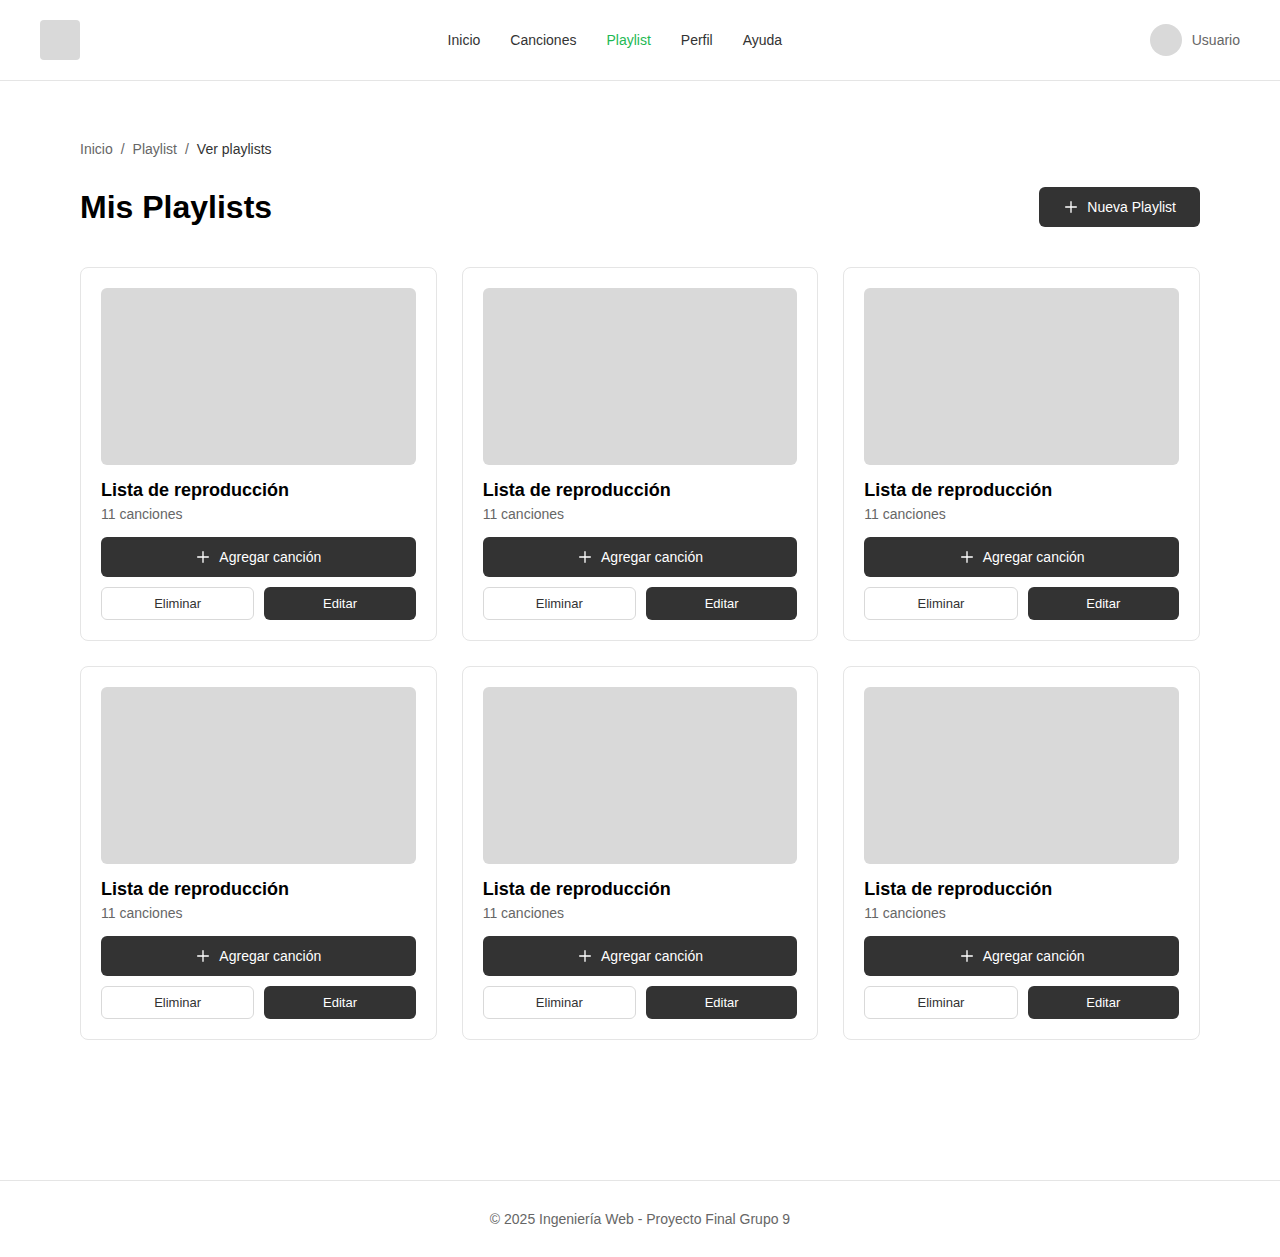
<file: playlist.html>
<!DOCTYPE html>
<html lang="es">
<head>
    <meta charset="UTF-8">
    <meta name="viewport" content="width=device-width, initial-scale=1.0">
    <title>Mis Playlists - App Musical</title>
    <link rel="stylesheet" href="styles.css">
</head>
<body>
    <header>
        <div class="logo"></div>
        <nav>
            <a href="index.html">Inicio</a>
            <a href="canciones.html">Canciones</a>
            <a href="playlist.html" class="active">Playlist</a>
            <a href="perfil.html">Perfil</a>
            <a href="ayuda.html">Ayuda</a>
        </nav>
        <div class="user-profile">
            <div class="user-avatar"></div>
            <span class="user-name">Usuario</span>
        </div>
    </header>

    <main>
        <!-- Breadcrumb -->
        <nav class="breadcrumb">
            <a href="index.html">Inicio</a>
            <span>/</span>
            <a href="playlist.html">Playlist</a>
            <span>/</span>
            <span class="current">Ver playlists</span>
        </nav>

        <!-- Page Header -->
        <div class="page-header">
            <h1 class="page-title">Mis Playlists</h1>
            <button class="btn-primary" onclick="window.location.href='crear-playlist.html'">
                <img src="icons/plus.svg" alt="Agregar" class="icon">
                Nueva Playlist
            </button>
        </div>

        <!-- Playlists Grid -->
        <div class="playlists-grid">
            <div class="playlist-card">
                <div class="playlist-card-image"></div>
                <h3 class="playlist-card-title">Lista de reproducción</h3>
                <p class="playlist-card-count">11 canciones</p>
                <button class="btn-add-song">
                    <img src="icons/plus.svg" alt="Agregar" class="icon">
                    Agregar canción
                </button>
                <div class="playlist-card-actions">
                    <button class="btn-outline" onclick="openDeletePlaylistModal()">Eliminar</button>
                    <button class="btn-dark" onclick="window.location.href='editar-playlist.html'">Editar</button>
                </div>
            </div>

            <div class="playlist-card">
                <div class="playlist-card-image"></div>
                <h3 class="playlist-card-title">Lista de reproducción</h3>
                <p class="playlist-card-count">11 canciones</p>
                <button class="btn-add-song">
                    <img src="icons/plus.svg" alt="Agregar" class="icon">
                    Agregar canción
                </button>
                <div class="playlist-card-actions">
                    <button class="btn-outline" onclick="openDeletePlaylistModal()">Eliminar</button>
                    <button class="btn-dark" onclick="window.location.href='editar-playlist.html'">Editar</button>
                </div>
            </div>

            <div class="playlist-card">
                <div class="playlist-card-image"></div>
                <h3 class="playlist-card-title">Lista de reproducción</h3>
                <p class="playlist-card-count">11 canciones</p>
                <button class="btn-add-song">
                    <img src="icons/plus.svg" alt="Agregar" class="icon">
                    Agregar canción
                </button>
                <div class="playlist-card-actions">
                    <button class="btn-outline" onclick="openDeletePlaylistModal()">Eliminar</button>
                    <button class="btn-dark" onclick="window.location.href='editar-playlist.html'">Editar</button>
                </div>
            </div>

            <div class="playlist-card">
                <div class="playlist-card-image"></div>
                <h3 class="playlist-card-title">Lista de reproducción</h3>
                <p class="playlist-card-count">11 canciones</p>
                <button class="btn-add-song">
                    <img src="icons/plus.svg" alt="Agregar" class="icon">
                    Agregar canción
                </button>
                <div class="playlist-card-actions">
                    <button class="btn-outline" onclick="openDeletePlaylistModal()">Eliminar</button>
                    <button class="btn-dark" onclick="window.location.href='editar-playlist.html'">Editar</button>
                </div>
            </div>

            <div class="playlist-card">
                <div class="playlist-card-image"></div>
                <h3 class="playlist-card-title">Lista de reproducción</h3>
                <p class="playlist-card-count">11 canciones</p>
                <button class="btn-add-song">
                    <img src="icons/plus.svg" alt="Agregar" class="icon">
                    Agregar canción
                </button>
                <div class="playlist-card-actions">
                    <button class="btn-outline" onclick="openDeletePlaylistModal()">Eliminar</button>
                    <button class="btn-dark" onclick="window.location.href='editar-playlist.html'">Editar</button>
                </div>
            </div>

            <div class="playlist-card">
                <div class="playlist-card-image"></div>
                <h3 class="playlist-card-title">Lista de reproducción</h3>
                <p class="playlist-card-count">11 canciones</p>
                <button class="btn-add-song">
                    <img src="icons/plus.svg" alt="Agregar" class="icon">
                    Agregar canción
                </button>
                <div class="playlist-card-actions">
                    <button class="btn-outline" onclick="openDeletePlaylistModal()">Eliminar</button>
                    <button class="btn-dark" onclick="window.location.href='editar-playlist.html'">Editar</button>
                </div>
            </div>
        </div>
    </main>

    <footer>
        © 2025 Ingeniería Web - Proyecto Final Grupo 9
    </footer>

    <!-- Modal de Confirmación de Eliminación de Playlist -->
    <div id="deletePlaylistModal" class="modal">
        <div class="modal-content">
            <button class="modal-close" onclick="closeDeletePlaylistModal()">
                <svg width="24" height="24" viewBox="0 0 24 24" fill="none" xmlns="http://www.w3.org/2000/svg">
                    <path d="M18 6L6 18M6 6L18 18" stroke="currentColor" stroke-width="2" stroke-linecap="round"/>
                </svg>
            </button>
            
            <h2 class="modal-title">Confirmar Eliminación</h2>
            <p class="modal-text">¿Está seguro que desea eliminar la playlist?</p>
            <p class="modal-warning">Esta acción eliminará la lista de reproducción pero no las canciones.</p>
            
            <div class="modal-actions">
                <button class="btn-danger" onclick="confirmDeletePlaylist()">Eliminar</button>
                <button class="btn-cancel-modal" onclick="closeDeletePlaylistModal()">Cancelar</button>
            </div>
        </div>
    </div>

    <script>
        function openDeletePlaylistModal() {
            document.getElementById('deletePlaylistModal').style.display = 'flex';
        }

        function closeDeletePlaylistModal() {
            document.getElementById('deletePlaylistModal').style.display = 'none';
        }

        function confirmDeletePlaylist() {
            // Aquí iría la lógica para eliminar la playlist
            alert('Playlist eliminada');
            closeDeletePlaylistModal();
        }

        // Cerrar modal al hacer clic fuera de él
        window.onclick = function(event) {
            const modal = document.getElementById('deletePlaylistModal');
            if (event.target === modal) {
                closeDeletePlaylistModal();
            }
        }
    </script>
</body>
</html>
</file>
<file: styles.css>
/* Reset y configuración base */
* {
    margin: 0;
    padding: 0;
    box-sizing: border-box;
}

body {
    font-family: -apple-system, BlinkMacSystemFont, 'Segoe UI', Roboto, Oxygen, Ubuntu, Cantarell, sans-serif;
    background-color: #ffffff;
    color: #333;
}

/* Header */
header {
    display: flex;
    justify-content: space-between;
    align-items: center;
    padding: 20px 40px;
    border-bottom: 1px solid #e5e5e5;
}

.logo {
    width: 40px;
    height: 40px;
    background-color: #d9d9d9;
    border-radius: 4px;
}

nav {
    display: flex;
    gap: 30px;
}

nav a {
    text-decoration: none;
    color: #333;
    font-size: 14px;
    font-weight: 400;
    transition: color 0.3s;
    cursor: pointer;
}

nav a:hover {
    color: #1db954;
}

nav a.active {
    color: #1db954;
    font-weight: 500;
}

.user-profile {
    display: flex;
    align-items: center;
    gap: 10px;
    cursor: pointer;
}

.user-avatar {
    width: 32px;
    height: 32px;
    border-radius: 50%;
    background-color: #d9d9d9;
}

.user-name {
    font-size: 14px;
    color: #666;
}

/* Main Content */
main {
    max-width: 1200px;
    margin: 0 auto;
    padding: 60px 40px;
}

.greeting {
    font-size: 48px;
    font-weight: 700;
    margin-bottom: 60px;
    color: #000;
}

/* Cards Grid */
.cards-container {
    display: grid;
    grid-template-columns: repeat(auto-fit, minmax(280px, 1fr));
    gap: 30px;
    margin-bottom: 80px;
}

.card {
    background: #ffffff;
    border: 1px solid #e5e5e5;
    border-radius: 8px;
    padding: 30px;
    text-align: center;
    transition: transform 0.3s, box-shadow 0.3s;
    cursor: pointer;
}

.card:hover {
    transform: translateY(-5px);
    box-shadow: 0 8px 20px rgba(0, 0, 0, 0.1);
}

.card-image {
    width: 120px;
    height: 120px;
    background-color: #d9d9d9;
    border-radius: 8px;
    margin: 0 auto 20px;
}

.card-title {
    font-size: 20px;
    font-weight: 600;
    margin-bottom: 8px;
    color: #000;
}

.card-description {
    font-size: 14px;
    color: #666;
}

/* Recent Songs Section */
.recent-section {
    margin-top: 60px;
}

.section-title {
    font-size: 24px;
    font-weight: 600;
    margin-bottom: 30px;
    color: #000;
}

.song-list {
    display: flex;
    flex-direction: column;
    gap: 15px;
}

.song-item {
    background: #ffffff;
    border: 1px solid #e5e5e5;
    border-radius: 8px;
    padding: 20px 30px;
    transition: background-color 0.3s;
    cursor: pointer;
}

.song-item:hover {
    background-color: #f9f9f9;
}

.song-title {
    font-size: 16px;
    font-weight: 600;
    margin-bottom: 5px;
    color: #000;
}

.song-info {
    font-size: 13px;
    color: #666;
}

/* Footer */
footer {
    text-align: center;
    padding: 30px;
    border-top: 1px solid #e5e5e5;
    margin-top: 80px;
    color: #666;
    font-size: 14px;
}

/* Responsive */
@media (max-width: 768px) {
    header {
        flex-direction: column;
        gap: 20px;
        padding: 20px;
    }

    nav {
        flex-wrap: wrap;
        gap: 15px;
    }

    main {
        padding: 40px 20px;
    }

    .greeting {
        font-size: 32px;
    }

    .cards-container {
        grid-template-columns: 1fr;
    }
}

/* Breadcrumb */
.breadcrumb {
    display: flex;
    align-items: center;
    gap: 8px;
    margin-bottom: 30px;
    font-size: 14px;
    color: #666;
}

.breadcrumb a {
    color: #666;
    text-decoration: none;
    transition: color 0.3s;
}

.breadcrumb a:hover {
    color: #333;
}

.breadcrumb .current {
    color: #333;
}

/* Page Header */
.page-header {
    display: flex;
    justify-content: space-between;
    align-items: center;
    margin-bottom: 40px;
}

.page-title {
    font-size: 32px;
    font-weight: 600;
    color: #000;
}

/* Buttons */
.btn-primary {
    background-color: #333;
    color: #fff;
    border: none;
    padding: 12px 24px;
    border-radius: 6px;
    font-size: 14px;
    font-weight: 500;
    cursor: pointer;
    transition: background-color 0.3s;
    display: inline-flex;
    align-items: center;
    gap: 8px;
}

.btn-primary:hover {
    background-color: #000;
}

.btn-primary .icon {
    width: 16px;
    height: 16px;
    filter: brightness(0) invert(1);
}

.btn-secondary {
    background-color: #fff;
    color: #333;
    border: 1px solid #d9d9d9;
    padding: 10px 20px;
    border-radius: 6px;
    font-size: 14px;
    cursor: pointer;
    transition: border-color 0.3s, background-color 0.3s;
}

.btn-secondary:hover {
    border-color: #999;
    background-color: #f9f9f9;
}

.btn-outline {
    background-color: #fff;
    color: #333;
    border: 1px solid #d9d9d9;
    padding: 8px 16px;
    border-radius: 6px;
    font-size: 13px;
    cursor: pointer;
    transition: border-color 0.3s;
}

.btn-outline:hover {
    border-color: #999;
}

.btn-dark {
    background-color: #333;
    color: #fff;
    border: none;
    padding: 8px 16px;
    border-radius: 6px;
    font-size: 13px;
    cursor: pointer;
    transition: background-color 0.3s;
}

.btn-dark:hover {
    background-color: #000;
}

/* Search and Filters */
.search-filters {
    display: flex;
    gap: 15px;
    margin-bottom: 25px;
}

.search-bar {
    flex: 1;
    display: flex;
    align-items: center;
    background-color: #fff;
    border: 1px solid #d9d9d9;
    border-radius: 6px;
    padding: 0 15px;
}

.search-input {
    flex: 1;
    border: none;
    outline: none;
    padding: 12px 0;
    font-size: 14px;
    color: #999;
}

.search-icon {
    background: none;
    border: none;
    cursor: pointer;
    padding: 0;
    display: flex;
    align-items: center;
    justify-content: center;
}

.search-icon .icon {
    width: 18px;
    height: 18px;
}

/* Filters Row */
.filters-row {
    display: grid;
    grid-template-columns: repeat(3, 1fr);
    gap: 20px;
    margin-bottom: 40px;
}

.filter-group {
    display: flex;
    flex-direction: column;
    gap: 8px;
}

.filter-group label {
    font-size: 14px;
    font-weight: 500;
    color: #333;
}

.filter-select {
    padding: 10px 15px;
    border: 1px solid #d9d9d9;
    border-radius: 6px;
    font-size: 14px;
    background-color: #fff;
    cursor: pointer;
    appearance: none;
    background-image: url("data:image/svg+xml,%3Csvg width='10' height='6' viewBox='0 0 10 6' fill='none' xmlns='http://www.w3.org/2000/svg'%3E%3Cpath d='M1 1L5 5L9 1' stroke='%23333' stroke-width='1.5' stroke-linecap='round'/%3E%3C/svg%3E");
    background-repeat: no-repeat;
    background-position: right 15px center;
    padding-right: 40px;
}

/* Songs Grid */
.songs-grid {
    display: grid;
    grid-template-columns: repeat(auto-fill, minmax(280px, 1fr));
    gap: 25px;
}

.song-card {
    background: #fff;
    border: 1px solid #e5e5e5;
    border-radius: 8px;
    padding: 20px;
    transition: box-shadow 0.3s;
}

.song-card:hover {
    box-shadow: 0 4px 12px rgba(0, 0, 0, 0.08);
}

.song-card-image {
    width: 100%;
    aspect-ratio: 16/9;
    background-color: #d9d9d9;
    border-radius: 6px;
    margin-bottom: 15px;
}

.song-card-title {
    font-size: 18px;
    font-weight: 600;
    color: #000;
    margin-bottom: 5px;
}

.song-card-artist {
    font-size: 14px;
    color: #666;
    margin-bottom: 3px;
}

.song-card-info {
    font-size: 13px;
    color: #999;
    margin-bottom: 15px;
}

.song-card-actions {
    display: flex;
    gap: 10px;
}

.song-card-actions button {
    flex: 1;
}

/* Form Styles */
.form-container {
    max-width: 750px;
    margin: 40px auto;
}

.song-form {
    background: #fff;
    border: 1px solid #e5e5e5;
    border-radius: 8px;
    padding: 40px;
}

.form-group {
    margin-bottom: 25px;
}

.form-label {
    display: block;
    font-size: 14px;
    font-weight: 500;
    color: #333;
    margin-bottom: 8px;
}

.form-input {
    width: 100%;
    padding: 12px 15px;
    border: 1px solid #d9d9d9;
    border-radius: 6px;
    font-size: 14px;
    color: #333;
    transition: border-color 0.3s;
}

.form-input::placeholder {
    color: #999;
}

.form-input:focus {
    outline: none;
    border-color: #999;
}

.form-select {
    width: 100%;
    padding: 12px 15px;
    border: 1px solid #d9d9d9;
    border-radius: 6px;
    font-size: 14px;
    color: #999;
    background-color: #fff;
    cursor: pointer;
    appearance: none;
    background-image: url("data:image/svg+xml,%3Csvg width='10' height='6' viewBox='0 0 10 6' fill='none' xmlns='http://www.w3.org/2000/svg'%3E%3Cpath d='M1 1L5 5L9 1' stroke='%23333' stroke-width='1.5' stroke-linecap='round'/%3E%3C/svg%3E");
    background-repeat: no-repeat;
    background-position: right 15px center;
    padding-right: 40px;
    transition: border-color 0.3s;
}

.form-select:focus {
    outline: none;
    border-color: #999;
    color: #333;
}

.form-select-filled {
    color: #333;
}

.form-actions {
    display: flex;
    gap: 15px;
    margin-top: 30px;
    justify-content: flex-end;
}

.btn-cancel {
    background-color: transparent;
    color: #333;
    border: none;
    padding: 12px 30px;
    border-radius: 6px;
    font-size: 14px;
    font-weight: 500;
    cursor: pointer;
    transition: background-color 0.3s;
}

.btn-cancel:hover {
    background-color: #f5f5f5;
}

.btn-submit {
    background-color: #333;
    color: #fff;
    border: none;
    padding: 12px 30px;
    border-radius: 6px;
    font-size: 14px;
    font-weight: 500;
    cursor: pointer;
    transition: background-color 0.3s;
}

.btn-submit:hover {
    background-color: #000;
}

/* Modal Styles */
.modal {
    display: none;
    position: fixed;
    z-index: 1000;
    left: 0;
    top: 0;
    width: 100%;
    height: 100%;
    background-color: rgba(0, 0, 0, 0.5);
    justify-content: center;
    align-items: center;
}

.modal-content {
    background-color: #fff;
    border-radius: 12px;
    padding: 40px;
    max-width: 500px;
    width: 90%;
    position: relative;
    box-shadow: 0 10px 40px rgba(0, 0, 0, 0.2);
}

.modal-close {
    position: absolute;
    top: 20px;
    right: 20px;
    background: none;
    border: none;
    cursor: pointer;
    padding: 5px;
    display: flex;
    align-items: center;
    justify-content: center;
    color: #333;
    transition: color 0.3s;
}

.modal-close:hover {
    color: #000;
}

.modal-title {
    font-size: 28px;
    font-weight: 700;
    color: #000;
    margin-bottom: 20px;
}

.modal-text {
    font-size: 16px;
    color: #333;
    margin-bottom: 10px;
}

.modal-warning {
    font-size: 14px;
    color: #666;
    margin-bottom: 30px;
}

.modal-actions {
    display: flex;
    gap: 15px;
}

.btn-danger {
    flex: 1;
    background-color: #dc3545;
    color: #fff;
    border: none;
    padding: 14px 30px;
    border-radius: 8px;
    font-size: 15px;
    font-weight: 500;
    cursor: pointer;
    transition: background-color 0.3s;
}

.btn-danger:hover {
    background-color: #c82333;
}

.btn-cancel-modal {
    flex: 1;
    background-color: #333;
    color: #fff;
    border: none;
    padding: 14px 30px;
    border-radius: 8px;
    font-size: 15px;
    font-weight: 500;
    cursor: pointer;
    transition: background-color 0.3s;
}

.btn-cancel-modal:hover {
    background-color: #000;
}

/* Playlists Grid */
.playlists-grid {
    display: grid;
    grid-template-columns: repeat(auto-fill, minmax(320px, 1fr));
    gap: 25px;
}

.playlist-card {
    background: #fff;
    border: 1px solid #e5e5e5;
    border-radius: 8px;
    padding: 20px;
    transition: box-shadow 0.3s;
}

.playlist-card:hover {
    box-shadow: 0 4px 12px rgba(0, 0, 0, 0.08);
}

.playlist-card-image {
    width: 100%;
    aspect-ratio: 16/9;
    background-color: #d9d9d9;
    border-radius: 6px;
    margin-bottom: 15px;
}

.playlist-card-title {
    font-size: 18px;
    font-weight: 600;
    color: #000;
    margin-bottom: 5px;
}

.playlist-card-count {
    font-size: 14px;
    color: #666;
    margin-bottom: 15px;
}

.btn-add-song {
    width: 100%;
    background-color: #333;
    color: #fff;
    border: none;
    padding: 12px 20px;
    border-radius: 6px;
    font-size: 14px;
    font-weight: 500;
    cursor: pointer;
    transition: background-color 0.3s;
    display: flex;
    align-items: center;
    justify-content: center;
    gap: 8px;
    margin-bottom: 10px;
}

.btn-add-song:hover {
    background-color: #000;
}

.btn-add-song .icon {
    width: 16px;
    height: 16px;
    filter: brightness(0) invert(1);
}

.playlist-card-actions {
    display: flex;
    gap: 10px;
}

.playlist-card-actions button {
    flex: 1;
}

/* Playlist Form Styles */
.form-container-center {
    max-width: 800px;
    margin: 40px auto;
}

.playlist-form {
    background: #fff;
    border: 1px solid #e5e5e5;
    border-radius: 8px;
    padding: 50px;
}

.form-textarea {
    width: 100%;
    padding: 12px 15px;
    border: 1px solid #d9d9d9;
    border-radius: 6px;
    font-size: 14px;
    color: #333;
    font-family: -apple-system, BlinkMacSystemFont, 'Segoe UI', Roboto, Oxygen, Ubuntu, Cantarell, sans-serif;
    resize: vertical;
    transition: border-color 0.3s;
}

.form-textarea::placeholder {
    color: #999;
}

.form-textarea:focus {
    outline: none;
    border-color: #999;
}

/* Edit Playlist Form Styles */
.form-container-wide {
    max-width: 950px;
    margin: 40px auto;
}

.edit-playlist-form {
    background: #fff;
    border: 1px solid #e5e5e5;
    border-radius: 8px;
    padding: 40px 50px;
}

.form-separator {
    border: none;
    border-top: 1px solid #e5e5e5;
    margin: 30px 0;
}

.songs-list-section {
    margin-bottom: 30px;
}

.section-subtitle {
    font-size: 18px;
    font-weight: 600;
    color: #000;
    margin-bottom: 20px;
}

.playlist-songs-list {
    display: flex;
    flex-direction: column;
    gap: 12px;
}

.playlist-song-item {
    display: flex;
    justify-content: space-between;
    align-items: center;
    padding: 20px;
    background: #fff;
    border: 1px solid #e5e5e5;
    border-radius: 8px;
    transition: background-color 0.3s;
}

.playlist-song-item:hover {
    background-color: #f9f9f9;
}

.playlist-song-info {
    flex: 1;
}

.playlist-song-title {
    font-size: 16px;
    font-weight: 600;
    color: #000;
    margin-bottom: 4px;
}

.playlist-song-details {
    font-size: 13px;
    color: #666;
    margin: 0;
}

.btn-remove {
    background: none;
    border: none;
    color: #dc3545;
    font-size: 14px;
    font-weight: 500;
    cursor: pointer;
    padding: 8px 16px;
    transition: color 0.3s;
}

.btn-remove:hover {
    color: #c82333;
}

/* Profile Page Styles */
.profile-header {
    text-align: center;
    margin-bottom: 40px;
    padding-top: 20px;
}

.profile-avatar-large {
    width: 120px;
    height: 120px;
    border-radius: 50%;
    background-color: #d9d9d9;
    margin: 0 auto;
}

.profile-form {
    background: #fff;
    border: 1px solid #e5e5e5;
    border-radius: 8px;
    padding: 40px;
}

/* Statistics Styles */
.stats-container {
    background: #fff;
    border: 1px solid #e5e5e5;
    border-radius: 8px;
    padding: 40px;
}

.stats-grid {
    display: grid;
    grid-template-columns: repeat(auto-fit, minmax(150px, 1fr));
    gap: 30px;
    margin-top: 20px;
}

.stat-card {
    text-align: center;
    padding: 20px;
    background: #f9f9f9;
    border-radius: 8px;
    transition: transform 0.3s;
}

.stat-card:hover {
    transform: translateY(-3px);
}

.stat-number {
    font-size: 36px;
    font-weight: 700;
    color: #333;
    margin-bottom: 8px;
}

.stat-label {
    font-size: 14px;
    color: #666;
    font-weight: 500;
}
.contact-list {
    margin-left: 30px;
}
.user-menu-container {
    position: relative;
}

.user-dropdown {
    position: absolute;
    top: 45px;
    right: 0;
    background: white;
    border: 1px solid #ddd;
    border-radius: 8px;
    width: 150px;
    display: none;
    flex-direction: column;
    box-shadow: 0 4px 10px rgba(0,0,0,0.1);
    z-index: 100;
}
.user-dropdown a {
    padding: 10px 15px;
    text-decoration: none;
    color: #333;
    display: block;
    font-size: 14px;
}

.user-dropdown a:hover {
    background: #f2f2f2;
}

.user-profile {
    display: flex;
    align-items: center;
    gap: 10px;
    cursor: pointer;
}
</file>
